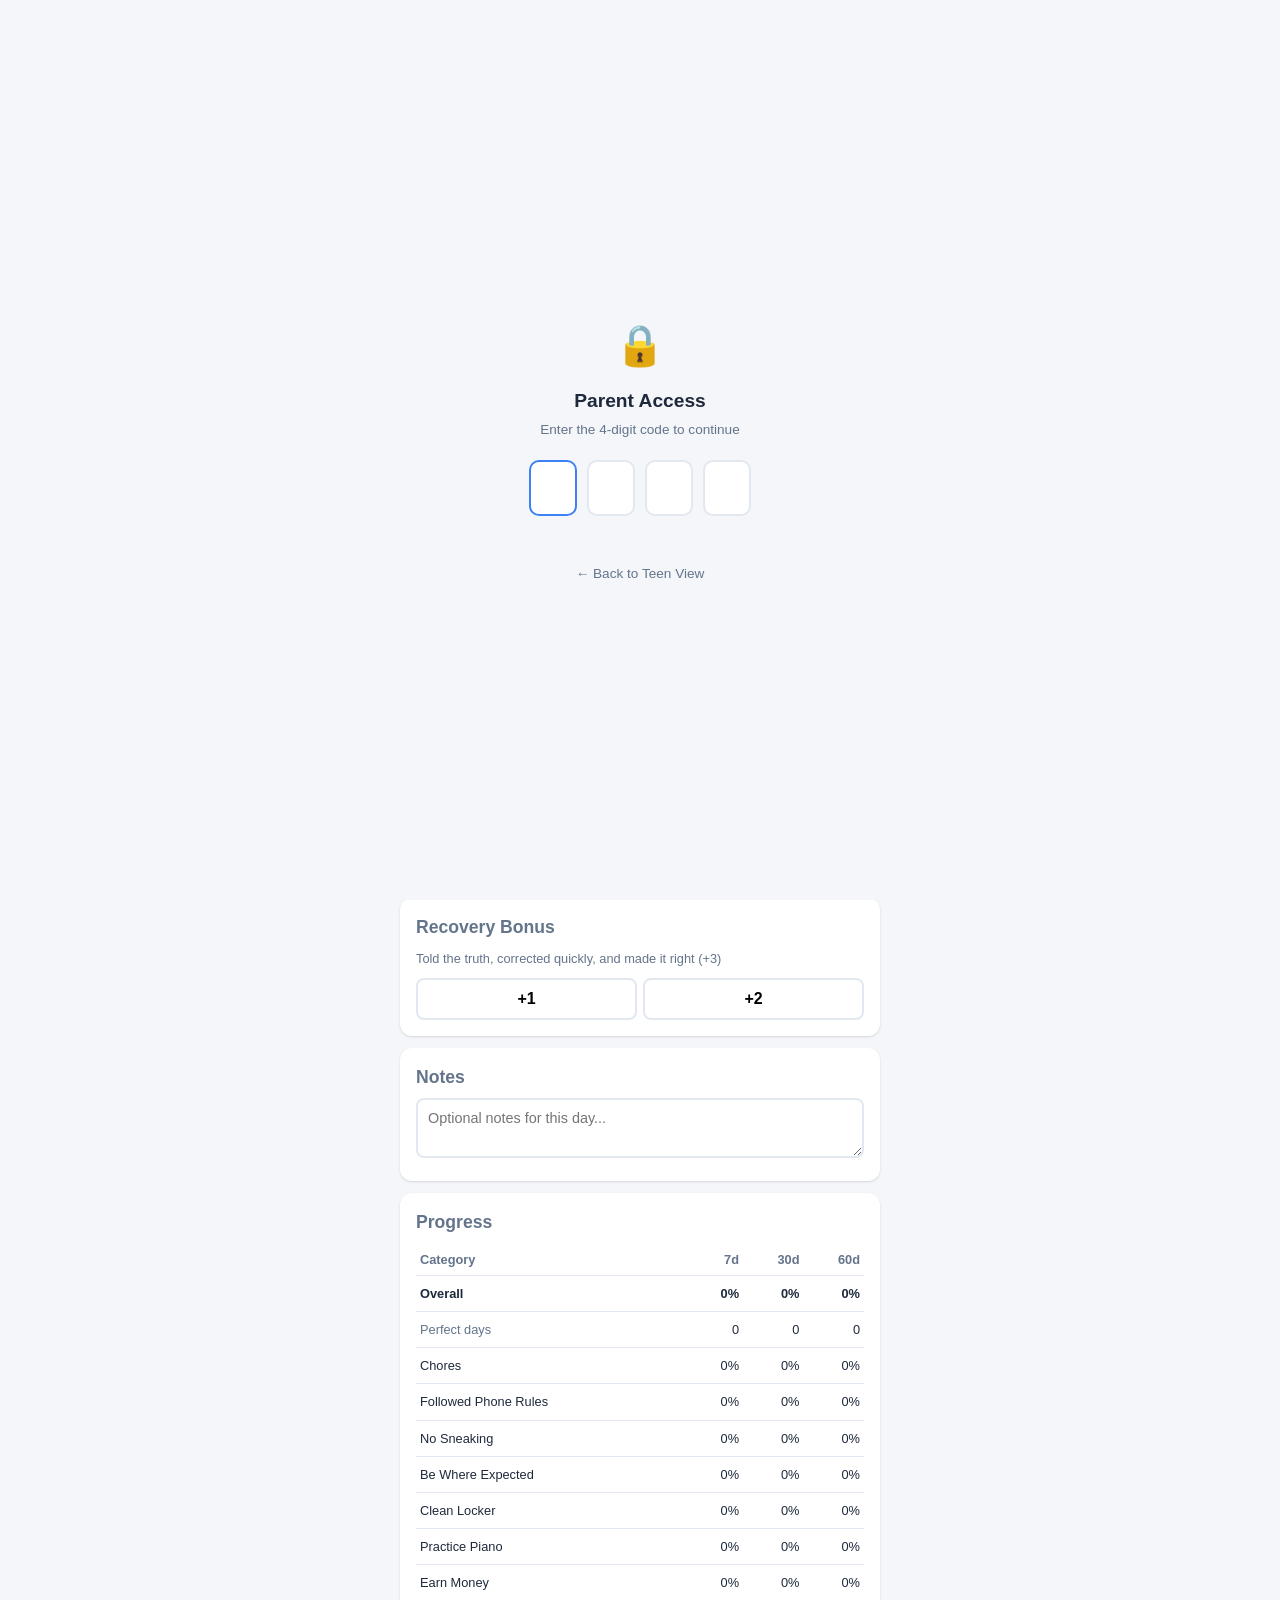
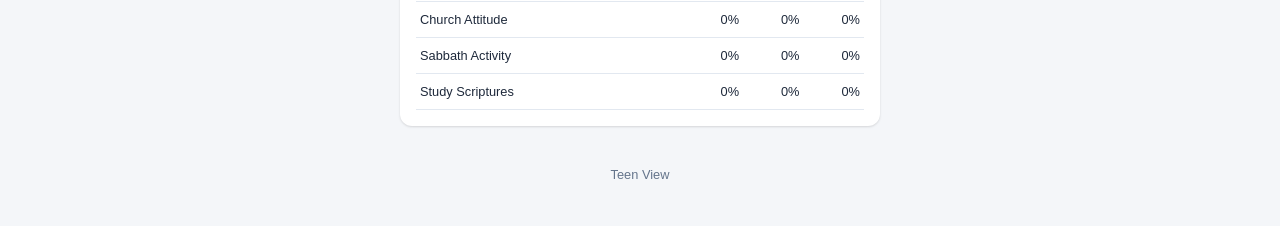
<file: parent.html>
<!DOCTYPE html>
<html lang="en">
<head>
  <meta charset="UTF-8">
  <meta name="viewport" content="width=device-width, initial-scale=1.0">
  <title>Parent Controls</title>
  <link rel="manifest" href="manifest-parent.json">
  <meta name="theme-color" content="#3b82f6">
  <link rel="stylesheet" href="styles.css">
  <style>
    body { padding-bottom: 0; }
    .btn-group button { -webkit-tap-highlight-color: transparent; touch-action: manipulation; user-select: none; }

    /* ── Passcode Lock Screen ── */
    .lock-overlay {
      position: fixed;
      inset: 0;
      background: var(--bg);
      z-index: 100;
      display: flex;
      align-items: center;
      justify-content: center;
    }
    .lock-overlay.hidden { display: none; }
    .lock-box {
      text-align: center;
      padding: 32px 24px;
      max-width: 320px;
      width: 100%;
    }
    .lock-box .lock-icon { font-size: 2.5rem; margin-bottom: 12px; }
    .lock-box h2 { font-size: 1.2rem; font-weight: 700; color: var(--text); margin-bottom: 4px; }
    .lock-box p { font-size: .85rem; color: var(--muted); margin-bottom: 20px; }
    .pin-inputs {
      display: flex;
      gap: 10px;
      justify-content: center;
      margin-bottom: 16px;
    }
    .pin-inputs input {
      width: 48px;
      height: 56px;
      text-align: center;
      font-size: 1.4rem;
      font-weight: 700;
      border: 2px solid var(--border);
      border-radius: 10px;
      background: var(--card);
      color: var(--text);
      outline: none;
      -webkit-appearance: none;
    }
    .pin-inputs input:focus { border-color: var(--blue); }
    .pin-inputs input.error { border-color: var(--red); animation: pinShake .4s ease; }
    .lock-error {
      font-size: .85rem;
      color: var(--red);
      height: 20px;
    }
    @keyframes pinShake {
      0%, 100% { transform: translateX(0); }
      20%, 60% { transform: translateX(-6px); }
      40%, 80% { transform: translateX(6px); }
    }
  </style>
</head>
<body>
  <!-- Passcode Lock -->
  <div class="lock-overlay" id="lock-overlay">
    <div class="lock-box">
      <div class="lock-icon">&#x1F512;</div>
      <h2>Parent Access</h2>
      <p>Enter the 4-digit code to continue</p>
      <div class="pin-inputs">
        <input type="tel" maxlength="1" inputmode="numeric" pattern="[0-9]" autocomplete="off" autofocus>
        <input type="tel" maxlength="1" inputmode="numeric" pattern="[0-9]" autocomplete="off">
        <input type="tel" maxlength="1" inputmode="numeric" pattern="[0-9]" autocomplete="off">
        <input type="tel" maxlength="1" inputmode="numeric" pattern="[0-9]" autocomplete="off">
      </div>
      <div class="lock-error" id="lock-error"></div>
      <a href="index.html" style="display:inline-block;margin-top:12px;color:var(--muted);font-size:.85rem;text-decoration:none">&larr; Back to Teen View</a>
    </div>
  </div>

  <div class="container">
    <div class="header">
      <h1>Parent Controls</h1>
    </div>

    <!-- Date Navigation -->
    <div class="date-nav">
      <button id="prev-day">&#8249;</button>
      <span class="current-date" id="current-date"></span>
      <button id="next-day">&#8250;</button>
    </div>

    <!-- Privileges Paused (account-wide) -->
    <div class="card" id="pause-card" style="margin-bottom:10px"></div>

    <!-- Summary -->
    <div class="card" id="parent-summary">
      <div style="display:flex;justify-content:space-around;text-align:center;margin-bottom:8px">
        <div>
          <div style="font-size:1.6rem;font-weight:700"><span id="day-total">0</span><span style="font-size:.8rem;font-weight:400;color:var(--muted)">/<span id="day-max">10</span></span> <span id="day-bonus" style="color:#d97706;font-size:.8rem"></span></div>
          <div style="font-size:.7rem;color:var(--muted)">Today</div>
        </div>
        <div style="width:1px;background:var(--border)"></div>
        <div>
          <div style="font-size:1.6rem;font-weight:700"><span id="rolling-total">0</span><span style="font-size:.8rem;font-weight:400;color:var(--muted)">/<span id="rolling-max">80</span></span></div>
          <div style="font-size:.7rem;color:var(--muted)">7-Day</div>
        </div>
      </div>
      <div id="parent-privileges" style="display:flex;flex-wrap:wrap;gap:4px;justify-content:center"></div>
      <div id="parent-mini-week"></div>
    </div>

    <!-- Category Controls (generated dynamically) -->
    <div class="card">
      <h2>Score Categories</h2>
      <div id="category-controls"></div>
    </div>

    <!-- Recovery Bonus (separate) -->
    <div class="card">
      <h2>Recovery Bonus</h2>
      <div style="font-size:.8rem;color:var(--muted);margin-bottom:10px">
        Told the truth, corrected quickly, and made it right (+3)
      </div>
      <div id="recovery-control"></div>
    </div>

    <!-- Notes -->
    <div class="card">
      <h2>Notes</h2>
      <textarea class="notes" id="notes" placeholder="Optional notes for this day..."></textarea>
    </div>

    <!-- Analytics -->
    <div class="card">
      <h2>Progress</h2>
      <div style="overflow-x:auto">
        <table id="analytics-table" style="width:100%;border-collapse:collapse;font-size:.8rem">
          <thead>
            <tr>
              <th style="text-align:left;padding:6px 4px;color:var(--muted);font-weight:600;border-bottom:1px solid var(--border)">Category</th>
              <th style="text-align:right;padding:6px 4px;color:var(--muted);font-weight:600;border-bottom:1px solid var(--border)">7d</th>
              <th style="text-align:right;padding:6px 4px;color:var(--muted);font-weight:600;border-bottom:1px solid var(--border)">30d</th>
              <th style="text-align:right;padding:6px 4px;color:var(--muted);font-weight:600;border-bottom:1px solid var(--border)">60d</th>
            </tr>
          </thead>
          <tbody id="analytics-body"></tbody>
        </table>
      </div>
    </div>

    <div style="text-align:center;padding:24px 0 40px">
      <a href="index.html" style="color:var(--muted);font-size:.8rem;text-decoration:none">Teen View</a>
    </div>

  </div>

  <script>
    /* ── Passcode Gate ── */
    (function() {
      var CORRECT_PIN = '5719';
      var overlay = document.getElementById('lock-overlay');
      var inputs = overlay.querySelectorAll('.pin-inputs input');
      var errorEl = document.getElementById('lock-error');
      var pinValues = ['', '', '', ''];

      // Auto-focus and open keyboard on mobile
      setTimeout(function() { inputs[0].focus(); }, 100);

      for (var i = 0; i < inputs.length; i++) {
        (function(idx) {
          inputs[idx].addEventListener('input', function(e) {
            this.value = this.value.replace(/[^0-9]/g, '');
            if (this.value.length === 1) {
              pinValues[idx] = this.value;
              this.value = '\u2022';
              if (idx < inputs.length - 1) {
                inputs[idx + 1].focus();
              }
              checkPin();
            }
          });

          inputs[idx].addEventListener('keydown', function(e) {
            if (e.key === 'Backspace') {
              if (this.value === '' && idx > 0) {
                pinValues[idx - 1] = '';
                inputs[idx - 1].value = '';
                inputs[idx - 1].focus();
              } else {
                pinValues[idx] = '';
                this.value = '';
              }
            }
          });

          inputs[idx].addEventListener('focus', function() {
            // Show actual digit briefly when focused
            if (pinValues[idx]) {
              this.value = pinValues[idx];
            }
          });

          inputs[idx].addEventListener('paste', function(e) {
            e.preventDefault();
            var pasted = (e.clipboardData || window.clipboardData).getData('text').replace(/[^0-9]/g, '');
            for (var j = 0; j < inputs.length && j < pasted.length; j++) {
              pinValues[j] = pasted[j];
              inputs[j].value = '\u2022';
            }
            if (pasted.length >= inputs.length) {
              inputs[inputs.length - 1].focus();
            }
            checkPin();
          });
        })(i);
      }

      function checkPin() {
        var entered = pinValues.join('');
        if (entered.length === 4) {
          if (entered === CORRECT_PIN) {
            overlay.classList.add('hidden');
          } else {
            errorEl.textContent = 'Incorrect code';
            for (var i = 0; i < inputs.length; i++) {
              inputs[i].classList.add('error');
              inputs[i].value = '';
              pinValues[i] = '';
            }
            inputs[0].focus();
            setTimeout(function() {
              errorEl.textContent = '';
              for (var i = 0; i < inputs.length; i++) {
                inputs[i].classList.remove('error');
              }
            }, 800);
          }
        }
      }
    })();

    /* ── Cloud Sync (Google Apps Script) ── */
    var CLOUD_URL = 'https://script.google.com/macros/s/AKfycbxV6VNfQkEmXdh3kXjg3R1R8intLpsnKrIpbO_5V5kyjhkeXrzsYzUmu3RxfbkSOeW4/exec';
    var STORAGE_KEY = 'adhd-privilege-tracker';
    var _memoryStore = null;
    var _cloudData = null;
    var _syncPending = false;

    function loadData() {
      if (_cloudData) return JSON.parse(JSON.stringify(_cloudData));
      try {
        var raw = localStorage.getItem(STORAGE_KEY);
        if (raw) {
          try { return JSON.parse(raw); } catch(e) { /* fall through */ }
        }
      } catch(e) {
        if (_memoryStore) return JSON.parse(JSON.stringify(_memoryStore));
      }
      return { days: {} };
    }

    // Save full data locally (always) + push only changed day to cloud (merge-safe)
    function saveData(data, changedDateKey) {
      _memoryStore = data;
      _cloudData = data;
      try {
        localStorage.setItem(STORAGE_KEY, JSON.stringify(data));
      } catch(e) { /* ok */ }
      if (changedDateKey && data.days[changedDateKey]) {
        // Push only the changed day — server merges
        var partial = { days: {} };
        partial.days[changedDateKey] = data.days[changedDateKey];
        pushToCloud(partial, changedDateKey);
      }
    }

    // Per-date pending payloads so multiple rapid changes on different days don't lose updates
    var _pendingByDate = {};
    var _pendingPauses = null; // null = no pause change pending

    function pushToCloud(partial, dateKey) {
      _pendingByDate[dateKey] = partial.days[dateKey];
      if (_syncPending) return;
      _doCloudPush();
    }

    function pushPausesToCloud(pauses) {
      _pendingPauses = pauses;
      if (_syncPending) return;
      _doCloudPush();
    }

    function _doCloudPush() {
      var dates = Object.keys(_pendingByDate);
      if (dates.length === 0 && _pendingPauses === null) return;
      _syncPending = true;
      var payload = { days: {} };
      for (var i = 0; i < dates.length; i++) {
        payload.days[dates[i]] = _pendingByDate[dates[i]];
      }
      if (_pendingPauses !== null) {
        payload.pauses = _pendingPauses;
      }
      _pendingByDate = {};
      _pendingPauses = null;
      fetch(CLOUD_URL, {
        method: 'POST',
        body: JSON.stringify(payload),
        redirect: 'follow',
        headers: { 'Content-Type': 'text/plain;charset=utf-8' }
      })
        .then(function() {
          _syncPending = false;
          if (Object.keys(_pendingByDate).length > 0 || _pendingPauses !== null) _doCloudPush();
        })
        .catch(function() {
          _syncPending = false;
          if (Object.keys(_pendingByDate).length > 0 || _pendingPauses !== null) _doCloudPush();
        });
    }

    function pullFromCloud(callback) {
      var url = CLOUD_URL + '?t=' + Date.now();
      fetch(url, { redirect: 'follow', cache: 'no-store' })
        .then(function(r) { return r.text(); })
        .then(function(text) {
          try {
            _cloudData = JSON.parse(text);
            try { localStorage.setItem(STORAGE_KEY, text); } catch(e) { /* ok */ }
          } catch(e) { /* bad json */ }
          if (callback) callback();
        })
        .catch(function() { if (callback) callback(); });
    }

    function getTodayKey() {
      const d = new Date();
      return d.getFullYear() + '-' +
        String(d.getMonth() + 1).padStart(2, '0') + '-' +
        String(d.getDate()).padStart(2, '0');
    }

    function getDateKey(date) {
      return date.getFullYear() + '-' +
        String(date.getMonth() + 1).padStart(2, '0') + '-' +
        String(date.getDate()).padStart(2, '0');
    }

    /* ── Category Definitions by Day Type ── */
    var WEEKDAY_CATEGORIES = [
      { field: 'chores', name: 'Chores / Clean Room', values: [0, 1, 2], max: 2, maxLabel: 'max 2' },
      { field: 'electronicsRules', name: 'Followed Phone Rules', values: [0, 2], max: 2, maxLabel: '0 or 2' },
      { field: 'noSneaking', name: 'No Sneaking / Stealing', values: [0, 2], max: 2, maxLabel: '0 or 2' },
      { field: 'noDitching', name: 'Be Where Expected', values: [0, 4], max: 4, maxLabel: '0 or 4' }
    ];
    var SATURDAY_CATEGORIES = [
      { field: 'chores', name: 'Do Chores / Clean Room', values: [0, 1, 2], max: 2, maxLabel: 'max 2' },
      { field: 'cleanLocker', name: 'Clean Your Locker', values: [0, 2], max: 2, maxLabel: '0 or 2' },
      { field: 'practiceMusic', name: 'Practice Piano', values: [0, 2], max: 2, maxLabel: '0 or 2' },
      { field: 'noSneaking', name: 'No Sneaking / Stealing', values: [0, 2], max: 2, maxLabel: '0 or 2' },
      { field: 'earnMoney', name: 'Earn Money', values: [0, 3], max: 3, maxLabel: '0 or 3' },
      { field: 'noDitching', name: 'Be Where Expected', values: [0, 4], max: 4, maxLabel: '0 or 4' }
    ];
    var SUNDAY_CATEGORIES = [
      { field: 'churchAttitude', name: 'Good Attitude Before Church', values: [0, 2], max: 2, maxLabel: '0 or 2' },
      { field: 'sabbathActivity', name: 'Choose Good Sabbath Activity', values: [0, 2], max: 2, maxLabel: '0 or 2' },
      { field: 'practiceMusic', name: 'Practice Piano', values: [0, 2], max: 2, maxLabel: '0 or 2' },
      { field: 'noSneaking', name: 'No Sneaking / Stealing', values: [0, 2], max: 2, maxLabel: '0 or 2' },
      { field: 'studyScriptures', name: 'Study Scriptures', values: [0, 3], max: 3, maxLabel: '0 or 3' },
      { field: 'noDitching', name: 'Be Where Expected', values: [0, 4], max: 4, maxLabel: '0 or 4' }
    ];
    var RECOVERY_CATEGORY = { field: 'recoveryBonus', values: [1, 2], max: 2, labels: ['+1', '+2'] };

    function getCategoriesForDate(key) {
      var d = new Date(key + 'T12:00:00');
      var dow = d.getDay(); // 0=Sun, 6=Sat
      if (dow === 6) return SATURDAY_CATEGORIES;
      if (dow === 0) return SUNDAY_CATEGORIES;
      return WEEKDAY_CATEGORIES;
    }

    function getMaxDailyForDate(key) {
      var cats = getCategoriesForDate(key);
      var total = 0;
      for (var i = 0; i < cats.length; i++) total += cats[i].max;
      return total;
    }

    function getDayData(data, key) {
      return data.days[key] || {
        chores: null, electronicsRules: null, noSneaking: null,
        noDitching: null, recoveryBonus: null,
        cleanLocker: null, practiceMusic: null, earnMoney: null,
        churchAttitude: null, sabbathActivity: null, studyScriptures: null,
        dealBreaker: false, privilegesPaused: false, notes: ''
      };
    }

    function calculateBaseForDate(day, key) {
      var cats = getCategoriesForDate(key);
      var total = 0;
      for (var i = 0; i < cats.length; i++) total += (day[cats[i].field] || 0);
      return total;
    }

    function calculateTotalForDate(day, key) {
      return calculateBaseForDate(day, key) + (day.recoveryBonus || 0);
    }

    /* ── Pause helpers ── */
    function getActivePause(data) {
      var pauses = data.pauses || [];
      for (var i = 0; i < pauses.length; i++) {
        if (!pauses[i].end) return pauses[i];
      }
      return null;
    }

    function isDatePaused(data, dateKey, dayObj) {
      // Honor old per-day dealBreaker flag for historical accuracy
      if (dayObj && dayObj.dealBreaker) return true;
      var pauses = data.pauses || [];
      for (var i = 0; i < pauses.length; i++) {
        var p = pauses[i];
        // end is exclusive: the day the pause was lifted is NOT paused
        if (dateKey >= p.start && (!p.end || dateKey < p.end)) return true;
      }
      return false;
    }

    function startPause(data, todayKey) {
      if (!data.pauses) data.pauses = [];
      // Don't double-start
      if (getActivePause(data)) return data;
      data.pauses.push({ start: todayKey, end: null });
      return data;
    }

    function endPause(data, todayKey) {
      if (!data.pauses) data.pauses = [];
      for (var i = 0; i < data.pauses.length; i++) {
        if (!data.pauses[i].end) {
          data.pauses[i].end = todayKey;
        }
      }
      return data;
    }

    function calculateRolling7DayTotal(data, endKey) {
      var end = new Date(endKey + 'T12:00:00');
      var total = 0;
      for (var i = 0; i < 7; i++) {
        var d = new Date(end);
        d.setDate(d.getDate() - i);
        var k = getDateKey(d);
        var day = getDayData(data, k);
        total += calculateTotalForDate(day, k);
      }
      return total;
    }

    function formatDate(key) {
      const d = new Date(key + 'T12:00:00');
      return d.toLocaleDateString('en-US', { weekday: 'short', month: 'short', day: 'numeric' });
    }

    /* ── App State ── */
    let currentDate = new Date(getTodayKey() + 'T12:00:00');

    function currentKey() {
      return getDateKey(currentDate);
    }

    var _lastRenderedDayType = '';

    function render() {
      var data = loadData();
      var key = currentKey();
      var day = getDayData(data, key);
      var cats = getCategoriesForDate(key);
      var maxDaily = getMaxDailyForDate(key);
      var baseTotal = calculateBaseForDate(day, key);
      var recovery = day.recoveryBonus || 0;
      var total = baseTotal + recovery;
      var rolling7 = calculateRolling7DayTotal(data, key);

      // Date display
      var isToday = key === getTodayKey();
      document.getElementById('current-date').textContent =
        isToday ? 'Today' : formatDate(key);

      document.getElementById('next-day').disabled = isToday;
      document.getElementById('next-day').style.opacity = isToday ? '.3' : '1';

      // Summary — totals
      document.getElementById('day-total').textContent = total;
      document.getElementById('day-max').textContent = maxDaily;
      document.getElementById('day-bonus').textContent = recovery > 0 ? '+' + recovery : '';
      document.getElementById('rolling-total').textContent = rolling7;

      // Rolling max
      var rollingMax = 0;
      var wd = new Date(key + 'T12:00:00');
      for (var wi = 0; wi < 7; wi++) {
        rollingMax += getMaxDailyForDate(getDateKey(wd));
        wd.setDate(wd.getDate() - 1);
      }
      document.getElementById('rolling-max').textContent = rollingMax;

      // Privileges
      var paused = isDatePaused(data, key, day);
      var privList = [
        { name: 'Spotify', need: 2, has: total, type: 'daily' },
        { name: 'Phone 1hr', need: 6, has: total, type: 'daily' },
        { name: 'Bonus Phone', need: 10, has: total, type: 'daily' },
        { name: 'Friends Home', need: 55, has: rolling7, type: 'weekly' },
        { name: 'Church Dance', need: 67, has: rolling7, type: 'weekly' },
        { name: 'Friends Out', need: 70, has: rolling7, type: 'weekly' }
      ];
      var privHtml = '';
      for (var pi = 0; pi < privList.length; pi++) {
        var pr = privList[pi];
        var unlocked = !paused && pr.has >= pr.need;
        var color = paused ? '#92400e' : (unlocked ? '#166534' : '#64748b');
        var bg = paused ? '#fffbeb' : (unlocked ? '#dcfce7' : '#f1f5f9');
        privHtml += '<span style="font-size:.65rem;font-weight:600;padding:2px 6px;border-radius:10px;color:' + color + ';background:' + bg + '">' +
          (unlocked ? '\u2713 ' : '') + pr.name + '</span>';
      }
      document.getElementById('parent-privileges').innerHTML = privHtml;

      // 7-day bar chart
      var dayNames = ['Sun','Mon','Tue','Wed','Thu','Fri','Sat'];
      var todayKeyP = getTodayKey();
      var chartMax = 15;
      var miniHtml = '<div class="mini-week">';
      for (var mi = 6; mi >= 0; mi--) {
        var md = new Date(key + 'T12:00:00');
        md.setDate(md.getDate() - mi);
        var mk = getDateKey(md);
        var mday = getDayData(data, mk);
        var mTotal = calculateTotalForDate(mday, mk);
        var mMax = getMaxDailyForDate(mk);
        var mIsToday = mk === todayKeyP;
        var barH = chartMax > 0 ? Math.max(2, (mTotal / chartMax) * 100) : 2;
        var barCls = 'day-bar';
        if (mTotal >= mMax && mTotal > 0) barCls += ' perfect';
        else if (mIsToday) barCls += ' today';
        else if (mTotal === 0) barCls += ' zero';
        miniHtml += '<div class="mini-day" data-date="' + mk + '" style="cursor:pointer">' +
          '<div class="bar-val">' + mTotal + '</div>' +
          '<div class="day-bar-wrap">' +
            '<div class="' + barCls + '" style="height:' + barH + '%"></div>' +
          '</div>' +
          '<div class="day-label">' + dayNames[md.getDay()] + '<br>' + (md.getMonth()+1) + '/' + md.getDate() + '</div>' +
          '</div>';
      }
      miniHtml += '</div>';
      document.getElementById('parent-mini-week').innerHTML = miniHtml;

      // Wire up bar chart day clicks
      var barDays = document.querySelectorAll('.mini-day[data-date]');
      for (var bi = 0; bi < barDays.length; bi++) {
        (function(el) {
          el.addEventListener('click', function() {
            var dateKey = el.getAttribute('data-date');
            currentDate = new Date(dateKey + 'T12:00:00');
            _lastRenderedDayType = '';
            render();
            window.scrollTo(0, 0);
          });
        })(barDays[bi]);
      }

      // Analytics table
      renderAnalytics(data);

      // Determine day type for category rebuild
      var d = new Date(key + 'T12:00:00');
      var dayType = d.getDay() === 6 ? 'sat' : (d.getDay() === 0 ? 'sun' : 'wk');
      if (dayType !== _lastRenderedDayType) {
        _lastRenderedDayType = dayType;
        buildCategoryControls(cats, day);
        buildRecoveryControl(day);
      } else {
        // Just update selected states
        highlightButtons(day);
      }

      // Pause card
      renderPauseCard(data);

      // Notes
      document.getElementById('notes').value = day.notes || '';
    }

    function renderPauseCard(data) {
      var card = document.getElementById('pause-card');
      var active = getActivePause(data);
      if (active) {
        var startDate = new Date(active.start + 'T12:00:00');
        var startLabel = startDate.toLocaleDateString('en-US', { month: 'short', day: 'numeric' });
        card.innerHTML =
          '<div style="display:flex;align-items:center;justify-content:space-between;padding:4px 0;background:#fef2f2;border-radius:8px;padding:10px 12px">' +
            '<div>' +
              '<div style="font-weight:700;color:#991b1b;font-size:.95rem">⏸  PRIVILEGES PAUSED</div>' +
              '<div style="font-size:.75rem;color:#7c2d12">Since ' + startLabel + '</div>' +
            '</div>' +
            '<button id="resume-btn" type="button" style="background:#dc2626;color:#fff;border:none;padding:8px 14px;border-radius:8px;font-weight:600;font-size:.85rem;cursor:pointer">Resume</button>' +
          '</div>';
        document.getElementById('resume-btn').addEventListener('click', onResumeClick);
      } else {
        card.innerHTML =
          '<div style="display:flex;align-items:center;justify-content:space-between;padding:8px 12px">' +
            '<div style="color:var(--muted);font-size:.85rem">' +
              '✓ Privileges active' +
            '</div>' +
            '<button id="pause-btn" type="button" style="background:transparent;color:var(--muted);border:1.5px solid var(--border);padding:6px 12px;border-radius:8px;font-size:.8rem;cursor:pointer">Pause All Privileges</button>' +
          '</div>';
        document.getElementById('pause-btn').addEventListener('click', onPauseClick);
      }
    }

    function onPauseClick() {
      var data = loadData();
      startPause(data, getTodayKey());
      _memoryStore = data;
      _cloudData = data;
      try { localStorage.setItem(STORAGE_KEY, JSON.stringify(data)); } catch(e) {}
      pushPausesToCloud(data.pauses);
      render();
    }

    function onResumeClick() {
      if (!confirm('Resume privileges? She will be able to use her unlocked privileges again.')) return;
      var data = loadData();
      endPause(data, getTodayKey());
      _memoryStore = data;
      _cloudData = data;
      try { localStorage.setItem(STORAGE_KEY, JSON.stringify(data)); } catch(e) {}
      pushPausesToCloud(data.pauses);
      render();
    }

    function buildCategoryControls(cats, day) {
      var container = document.getElementById('category-controls');
      var html = '';
      for (var i = 0; i < cats.length; i++) {
        var c = cats[i];
        html += '<div class="category-control">' +
          '<div class="cat-header">' +
            '<span class="cat-name">' + c.name + '</span>' +
            '<span class="cat-max">' + c.maxLabel + '</span>' +
          '</div>' +
          '<div class="btn-group" data-field="' + c.field + '">';
        for (var v = 0; v < c.values.length; v++) {
          var val = c.values[v];
          var fieldVal = day[c.field];
          var isSelected = fieldVal !== null && fieldVal === val;
          var cls = isSelected ? (val === 0 ? ' selected-zero' : ' selected') : '';
          html += '<button type="button" data-value="' + val + '" class="' + cls + '">' + val + '</button>';
        }
        html += '</div></div>';
      }
      container.innerHTML = html;
      wireUpButtons(container);
    }

    function buildRecoveryControl(day) {
      var container = document.getElementById('recovery-control');
      var rc = RECOVERY_CATEGORY;
      var html = '<div class="btn-group" data-field="' + rc.field + '">';
      for (var v = 0; v < rc.values.length; v++) {
        var val = rc.values[v];
        var label = rc.labels[v];
        var fieldVal = day[rc.field];
        var isSelected = fieldVal !== null && fieldVal === val;
        var selected = isSelected ? (val === 0 ? ' selected-zero' : ' selected') : '';
        html += '<button type="button" data-value="' + val + '" class="' + selected + '">' + label + '</button>';
      }
      html += '</div>';
      container.innerHTML = html;
      wireUpButtons(container);
    }

    function wireUpButtons(container) {
      var buttons = container.querySelectorAll('.btn-group button');
      for (var i = 0; i < buttons.length; i++) {
        (function(btn) {
          btn.addEventListener('click', function(e) {
            e.preventDefault();
            var group = btn.parentElement;
            var field = group.getAttribute('data-field');
            var value = parseInt(btn.getAttribute('data-value'));
            // If already selected, toggle back to unscored (null)
            var data = loadData();
            var key = currentKey();
            var day = getDayData(data, key);
            if (day[field] === value) {
              updateField(field, null);
            } else {
              updateField(field, value);
            }
          });
        })(buttons[i]);
      }
    }

    /* ── Analytics Table ── */
    var TRACKING_START = '2026-04-03'; // earlier dates show N/A

    function renderAnalytics(data) {
      var todayKey = getTodayKey();
      var periods = [7, 30, 60];
      // All possible categories with display names
      var allCats = [
        { field: 'chores', name: 'Chores' },
        { field: 'electronicsRules', name: 'Followed Phone Rules' },
        { field: 'noSneaking', name: 'No Sneaking' },
        { field: 'noDitching', name: 'Be Where Expected' },
        { field: 'cleanLocker', name: 'Clean Locker' },
        { field: 'practiceMusic', name: 'Practice Piano' },
        { field: 'earnMoney', name: 'Earn Money' },
        { field: 'churchAttitude', name: 'Church Attitude' },
        { field: 'sabbathActivity', name: 'Sabbath Activity' },
        { field: 'studyScriptures', name: 'Study Scriptures' }
      ];

      // For each category × period, compute % of applicable days where she earned the max
      function rangeIncludesUntracked(days) {
        var d = new Date(todayKey + 'T12:00:00');
        d.setDate(d.getDate() - (days - 1));
        var startKey = getDateKey(d);
        return startKey < TRACKING_START;
      }

      function categoryRate(field, days) {
        if (rangeIncludesUntracked(days)) return null;
        var d = new Date(todayKey + 'T12:00:00');
        d.setDate(d.getDate() - (days - 1));
        var applicable = 0;
        var earned = 0;
        for (var i = 0; i < days; i++) {
          var k = getDateKey(d);
          var cats = getCategoriesForDate(k);
          var cat = null;
          for (var j = 0; j < cats.length; j++) {
            if (cats[j].field === field) { cat = cats[j]; break; }
          }
          if (cat) {
            applicable++;
            var day = getDayData(data, k);
            if ((day[field] || 0) >= cat.max) earned++;
          }
          d.setDate(d.getDate() + 1);
        }
        if (applicable === 0) return '\u2014';
        return Math.round((earned / applicable) * 100) + '%';
      }

      function overallRate(days) {
        if (rangeIncludesUntracked(days)) return null;
        var d = new Date(todayKey + 'T12:00:00');
        d.setDate(d.getDate() - (days - 1));
        var totalEarned = 0, totalMax = 0;
        for (var i = 0; i < days; i++) {
          var k = getDateKey(d);
          var day = getDayData(data, k);
          totalEarned += calculateBaseForDate(day, k);
          totalMax += getMaxDailyForDate(k);
          d.setDate(d.getDate() + 1);
        }
        if (totalMax === 0) return '\u2014';
        return Math.round((totalEarned / totalMax) * 100) + '%';
      }

      function perfectDays(days) {
        if (rangeIncludesUntracked(days)) return null;
        var d = new Date(todayKey + 'T12:00:00');
        d.setDate(d.getDate() - (days - 1));
        var count = 0;
        for (var i = 0; i < days; i++) {
          var k = getDateKey(d);
          var day = getDayData(data, k);
          if (calculateBaseForDate(day, k) >= getMaxDailyForDate(k)) count++;
          d.setDate(d.getDate() + 1);
        }
        return count;
      }

      function fmt(val) {
        return val === null ? '<span style="color:var(--gray)">N/A</span>' : val;
      }

      var html = '';
      // Overall row
      html += '<tr style="font-weight:700">' +
        '<td style="padding:8px 4px;border-bottom:1px solid var(--border)">Overall</td>';
      for (var p = 0; p < periods.length; p++) {
        html += '<td style="text-align:right;padding:8px 4px;border-bottom:1px solid var(--border)">' + fmt(overallRate(periods[p])) + '</td>';
      }
      html += '</tr>';

      // Perfect days row
      html += '<tr>' +
        '<td style="padding:8px 4px;border-bottom:1px solid var(--border);color:var(--muted)">Perfect days</td>';
      for (var p = 0; p < periods.length; p++) {
        html += '<td style="text-align:right;padding:8px 4px;border-bottom:1px solid var(--border)">' + fmt(perfectDays(periods[p])) + '</td>';
      }
      html += '</tr>';

      // Category rows (only show ones with at least one applicable day in the longest tracked period)
      for (var c = 0; c < allCats.length; c++) {
        var cat = allCats[c];
        var values = [];
        var anyApplicable = false;
        for (var p = 0; p < periods.length; p++) {
          var v = categoryRate(cat.field, periods[p]);
          values.push(v);
          if (v !== null && v !== '\u2014') anyApplicable = true;
        }
        if (!anyApplicable) continue;
        html += '<tr>' +
          '<td style="padding:8px 4px;border-bottom:1px solid var(--border)">' + cat.name + '</td>';
        for (var p = 0; p < periods.length; p++) {
          html += '<td style="text-align:right;padding:8px 4px;border-bottom:1px solid var(--border)">' + fmt(values[p]) + '</td>';
        }
        html += '</tr>';
      }

      document.getElementById('analytics-body').innerHTML = html;
    }

    function highlightButtons(day) {
      var groups = document.querySelectorAll('.btn-group');
      for (var g = 0; g < groups.length; g++) {
        var group = groups[g];
        var field = group.getAttribute('data-field');
        var fieldVal = day[field];
        var buttons = group.querySelectorAll('button');
        for (var i = 0; i < buttons.length; i++) {
          var btn = buttons[i];
          var btnVal = parseInt(btn.getAttribute('data-value'));
          btn.classList.remove('selected', 'selected-zero');
          if (fieldVal !== null && btnVal === fieldVal) {
            btn.classList.add(btnVal === 0 ? 'selected-zero' : 'selected');
          }
        }
      }
    }

    function updateField(field, value) {
      var data = loadData();
      var key = currentKey();
      if (!data.days[key]) {
        data.days[key] = getDayData(data, key);
      }
      data.days[key][field] = value;
      saveData(data, key);
      render();
    }

    /* Button clicks are wired up dynamically in buildCategoryControls/buildRecoveryControl */

    // Notes (debounced save)
    var notesTimer;
    document.getElementById('notes').addEventListener('input', function(e) {
      clearTimeout(notesTimer);
      notesTimer = setTimeout(function() {
        updateField('notes', e.target.value);
      }, 500);
    });

    // Date navigation — reset day type so categories rebuild
    document.getElementById('prev-day').addEventListener('click', function() {
      currentDate.setDate(currentDate.getDate() - 1);
      _lastRenderedDayType = '';
      render();
    });
    document.getElementById('next-day').addEventListener('click', function() {
      var todayKey = getTodayKey();
      var nextDate = new Date(currentDate);
      nextDate.setDate(nextDate.getDate() + 1);
      if (getDateKey(nextDate) <= todayKey) {
        currentDate = nextDate;
        _lastRenderedDayType = '';
        render();
      }
    });

    // Pull from cloud first, then render
    render(); // show local data immediately
    pullFromCloud(function() {
      render(); // re-render with cloud data
    });
  </script>
</body>
</html>
</file>
<file: styles.css>
/* ── Reset & Base ── */
*, *::before, *::after { box-sizing: border-box; margin: 0; padding: 0; }

:root {
  --bg: #f4f6f9;
  --card: #ffffff;
  --text: #1e293b;
  --muted: #64748b;
  --border: #e2e8f0;
  --green: #22c55e;
  --green-bg: #dcfce7;
  --green-text: #166534;
  --gray: #94a3b8;
  --gray-bg: #f1f5f9;
  --gray-text: #475569;
  --red: #ef4444;
  --red-bg: #fef2f2;
  --red-text: #991b1b;
  --amber: #f59e0b;
  --amber-bg: #fffbeb;
  --amber-text: #92400e;
  --blue: #3b82f6;
  --blue-bg: #eff6ff;
  --purple: #8b5cf6;
  --radius: 12px;
  --shadow: 0 1px 3px rgba(0,0,0,.08), 0 1px 2px rgba(0,0,0,.06);
}

body {
  font-family: -apple-system, BlinkMacSystemFont, 'Segoe UI', Roboto, sans-serif;
  background: var(--bg);
  color: var(--text);
  line-height: 1.5;
  min-height: 100dvh;
  padding: 16px;
  padding-bottom: 80px;
}

h1 { font-size: 1.5rem; font-weight: 700; }
h2 { font-size: 1.1rem; font-weight: 600; color: var(--muted); margin-bottom: 8px; }

/* ── Layout ── */
.container { max-width: 480px; margin: 0 auto; }

.header {
  text-align: center;
  padding: 16px 0 8px;
}
.header .date { color: var(--muted); font-size: .9rem; margin-top: 4px; }

/* ── Cards ── */
.card {
  background: var(--card);
  border-radius: var(--radius);
  box-shadow: var(--shadow);
  padding: 16px;
  margin-bottom: 12px;
}

/* ── Score Ring ── */
.score-ring {
  display: flex;
  flex-direction: column;
  align-items: center;
  padding: 20px 0;
}
.score-ring .ring {
  position: relative;
  width: 140px;
  height: 140px;
}
.score-ring svg { transform: rotate(-90deg); }
.score-ring .ring-bg { fill: none; stroke: var(--border); stroke-width: 10; }
.score-ring .ring-fill { fill: none; stroke: var(--green); stroke-width: 10; stroke-linecap: round; transition: stroke-dashoffset .6s ease; }
.score-ring .ring-text {
  position: absolute;
  inset: 0;
  display: flex;
  flex-direction: column;
  align-items: center;
  justify-content: center;
  font-size: 2rem;
  font-weight: 700;
}
.score-ring .ring-text small { font-size: .8rem; font-weight: 400; color: var(--muted); }
.score-ring .label { margin-top: 8px; font-weight: 600; color: var(--muted); }

/* ── Breakdown ── */
.breakdown-row {
  display: flex;
  justify-content: space-between;
  align-items: center;
  padding: 8px 0;
  border-bottom: 1px solid var(--border);
}
.breakdown-row:last-child { border-bottom: none; }
.breakdown-row .name { font-size: .9rem; }
.breakdown-row .pts {
  font-weight: 700;
  font-size: .95rem;
  min-width: 32px;
  text-align: right;
}

/* ── Privilege Badges ── */
.privilege-grid {
  display: grid;
  grid-template-columns: 1fr 1fr;
  gap: 10px;
}
.privilege-grid.cols-3 {
  grid-template-columns: repeat(3, 1fr);
}
.badge {
  display: flex;
  flex-direction: column;
  align-items: center;
  text-align: center;
  padding: 14px 8px;
  border-radius: var(--radius);
  font-size: .85rem;
  font-weight: 600;
  gap: 6px;
  transition: all .3s;
  position: relative;
  overflow: hidden;
}
.badge .icon { font-size: 1.6rem; }
.badge.unlocked { background: var(--green-bg); color: var(--green-text); }
.badge.locked   { background: var(--gray-bg); color: var(--gray-text); }
.badge.paused   { background: var(--gray-bg); color: var(--gray-text); opacity: .55; filter: grayscale(1); }
.badge .sub { font-size: .75rem; font-weight: 400; }

/* ── Weekly Progress Bar ── */
.weekly-bar {
  margin-top: 4px;
}
.weekly-bar .bar-track {
  height: 20px;
  background: var(--border);
  border-radius: 10px;
  overflow: hidden;
  position: relative;
}
.weekly-bar .bar-fill {
  height: 100%;
  border-radius: 10px;
  transition: width .6s ease;
}
.weekly-scale {
  display: flex;
  justify-content: space-between;
  margin-top: 4px;
  font-size: .6rem;
  color: var(--muted);
  padding: 0 1px;
}
.weekly-scale span {
  width: 0;
  text-align: center;
  flex-shrink: 0;
}
.weekly-scale span:first-child { text-align: left; }
.weekly-scale span:last-child { text-align: right; }
.weekly-bar .bar-label {
  display: flex;
  justify-content: space-between;
  font-size: .8rem;
  color: var(--muted);
  margin-bottom: 4px;
}

/* ── 7-Day Bar Chart ── */
.mini-week {
  display: flex;
  align-items: flex-end;
  justify-content: space-between;
  margin-top: 10px;
  gap: 4px;
  height: 70px;
}
.mini-week .mini-day {
  flex: 1;
  display: flex;
  flex-direction: column;
  align-items: center;
  height: 100%;
  justify-content: flex-end;
  cursor: pointer;
}
.mini-week .mini-day .day-bar-wrap {
  flex: 1;
  width: 100%;
  display: flex;
  align-items: flex-end;
  justify-content: center;
}
.mini-week .mini-day .day-bar {
  width: 100%;
  border-radius: 4px 4px 0 0;
  background: var(--green);
  min-height: 2px;
  position: relative;
}
.mini-week .mini-day .day-bar.today { background: var(--green); }
.mini-week .mini-day .day-bar.zero { background: var(--border); min-height: 2px; }
.mini-week .mini-day .day-bar.perfect {
  background: linear-gradient(180deg, #fde68a 0%, #f59e0b 30%, #d4a017 60%, #b8860b 80%, #f59e0b 100%);
  box-shadow: 0 0 8px rgba(250,204,21,.5), inset 0 0 4px rgba(255,255,255,.2);
  position: relative;
  overflow: hidden;
}
.mini-week .mini-day .day-bar.perfect::after {
  content: '';
  position: absolute;
  top: 0;
  bottom: 0;
  left: -100%;
  width: 60%;
  background: linear-gradient(105deg, transparent 30%, rgba(255,255,255,0.5) 45%, rgba(255,255,255,0.8) 50%, rgba(255,255,255,0.5) 55%, transparent 70%);
  animation: goldShimmer 2s ease-in-out infinite;
}
@keyframes goldShimmer {
  0% { left: -100%; }
  40% { left: 150%; }
  100% { left: 150%; }
}
.mini-week .mini-day .bar-val {
  font-size: .6rem;
  font-weight: 700;
  color: var(--text);
  text-align: center;
  margin-bottom: 2px;
  font-size: .6rem;
  font-weight: 700;
  color: var(--text);
}
.mini-week .mini-day .day-label {
  font-size: .55rem;
  color: var(--muted);
  text-transform: uppercase;
  margin-top: 3px;
  text-align: center;
  line-height: 1.3;
}

/* ── Parent Controls ── */
.category-control {
  padding: 12px 0;
  border-bottom: 1px solid var(--border);
}
.category-control:last-child { border-bottom: none; }
.category-control .cat-header {
  display: flex;
  justify-content: space-between;
  align-items: center;
  margin-bottom: 8px;
}
.category-control .cat-name { font-weight: 600; font-size: .95rem; }
.category-control .cat-max { font-size: .8rem; color: var(--muted); }

.btn-group {
  display: flex;
  gap: 6px;
}
.btn-group button {
  flex: 1;
  padding: 10px 0;
  border: 2px solid var(--border);
  border-radius: 8px;
  background: var(--card);
  font-size: 1rem;
  font-weight: 600;
  cursor: pointer;
  transition: all .15s;
}
.btn-group button:active { transform: scale(.96); }
.btn-group button.selected {
  border-color: var(--blue);
  background: var(--blue-bg);
  color: var(--blue);
}
.btn-group button.selected-zero {
  border-color: var(--red);
  background: var(--red-bg);
  color: var(--red);
}

/* ── Toggle Switch ── */
.toggle-row {
  display: flex;
  justify-content: space-between;
  align-items: center;
  padding: 12px 0;
}
.toggle-row .label { font-weight: 600; }
.toggle-row .sublabel { font-size: .8rem; color: var(--muted); }

.toggle {
  position: relative;
  width: 52px;
  height: 28px;
  cursor: pointer;
}
.toggle input { display: none; }
.toggle .slider {
  position: absolute;
  inset: 0;
  background: var(--gray);
  border-radius: 14px;
  transition: background .2s;
}
.toggle .slider::before {
  content: '';
  position: absolute;
  width: 22px;
  height: 22px;
  left: 3px;
  top: 3px;
  background: white;
  border-radius: 50%;
  transition: transform .2s;
}
.toggle input:checked + .slider { background: var(--red); }
.toggle input:checked + .slider::before { transform: translateX(24px); }

/* ── Date Picker ── */
.date-nav {
  display: flex;
  align-items: center;
  justify-content: center;
  gap: 12px;
  margin-bottom: 16px;
}
.date-nav button {
  width: 36px;
  height: 36px;
  border: none;
  border-radius: 50%;
  background: var(--card);
  box-shadow: var(--shadow);
  font-size: 1.1rem;
  cursor: pointer;
  display: flex;
  align-items: center;
  justify-content: center;
}
.date-nav button:active { transform: scale(.92); }
.date-nav .current-date {
  font-weight: 600;
  font-size: 1rem;
  min-width: 140px;
  text-align: center;
}

/* ── Notes ── */
textarea.notes {
  width: 100%;
  border: 2px solid var(--border);
  border-radius: 8px;
  padding: 10px;
  font-family: inherit;
  font-size: .9rem;
  resize: vertical;
  min-height: 60px;
}
textarea.notes:focus { outline: none; border-color: var(--blue); }

/* ── Nav Link ── */
.nav-link {
  display: block;
  text-align: center;
  padding: 12px;
  color: var(--blue);
  text-decoration: none;
  font-weight: 600;
  font-size: .9rem;
  position: fixed;
  bottom: 0;
  left: 0;
  right: 0;
  background: var(--card);
  box-shadow: 0 -1px 4px rgba(0,0,0,.08);
  z-index: 10;
}

/* ── Encouragement ── */
.encouragement {
  text-align: center;
  padding: 12px;
  font-size: .95rem;
  font-weight: 500;
  color: var(--green-text);
  background: var(--green-bg);
  border-radius: var(--radius);
  margin-bottom: 12px;
}

/* ── Alert ── */
.alert {
  text-align: center;
  padding: 12px;
  font-size: .9rem;
  font-weight: 600;
  border-radius: var(--radius);
  margin-bottom: 12px;
}
.alert-paused {
  background: #fef2f2;
  color: #991b1b;
  font-size: 1rem;
  font-weight: 700;
  letter-spacing: .3px;
  padding: 12px;
  border: 1.5px solid #fca5a5;
}

/* When paused, gray out everything except the alert banner */
body.paused-mode .card,
body.paused-mode .recovery-section,
body.paused-mode .encouragement,
body.paused-mode .header h1,
body.paused-mode .date-nav {
  filter: grayscale(1);
  opacity: 0.55;
  transition: opacity .3s ease;
}
body.paused-mode .alert-paused {
  filter: none;
  opacity: 1;
}

/* ── Responsive ── */
@media (min-width: 600px) {
  body { padding: 24px; }
  .privilege-grid { grid-template-columns: repeat(3, 1fr); }
}
</file>
